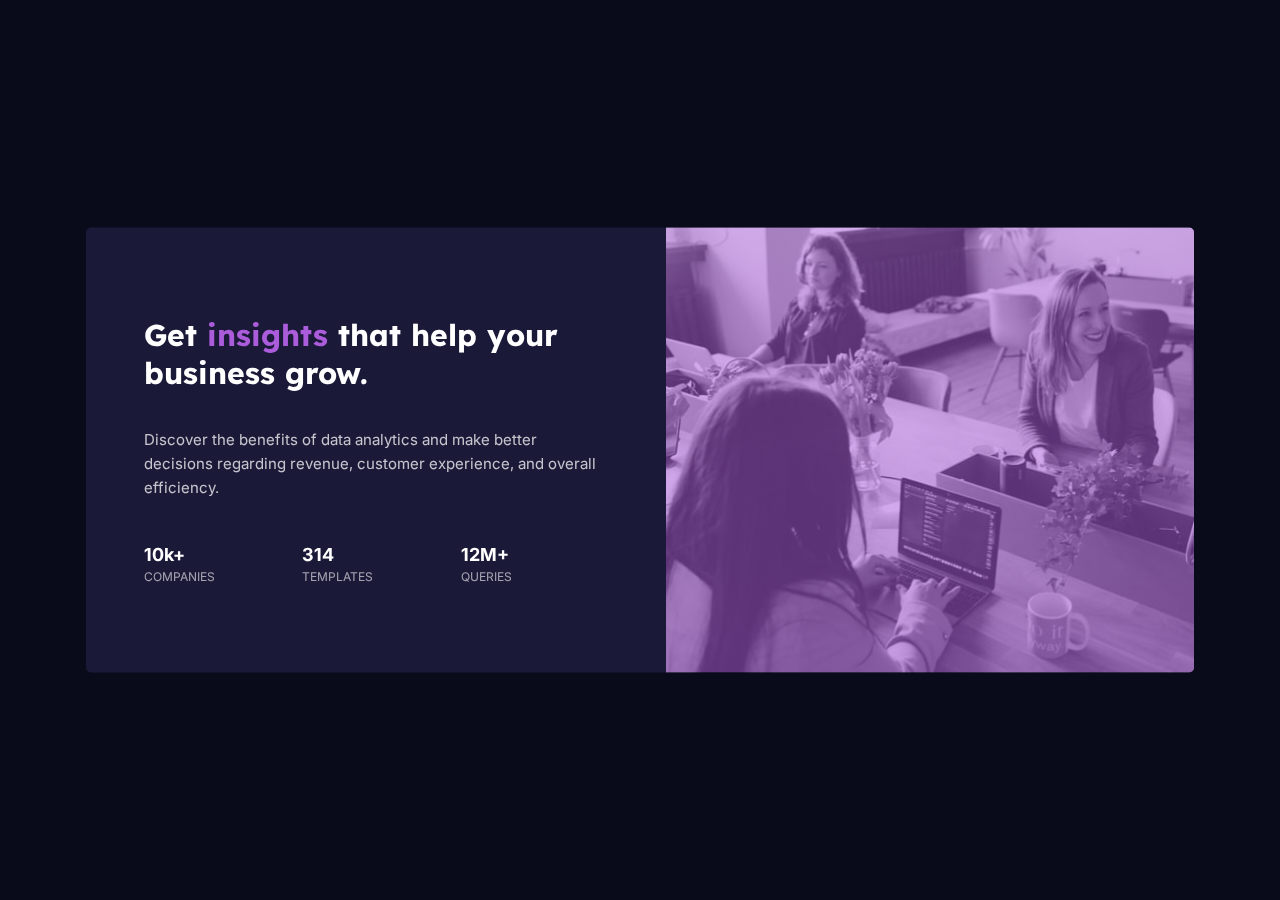
<file: Project01/index.html>
<!DOCTYPE html>
<html lang="en">
<head>
  <meta charset="UTF-8">
  <meta name="viewport" content="width=device-width, initial-scale=1.0"> <!-- displays site properly based on user's device -->
  <link rel="preconnect" href="https://fonts.gstatic.com">
  <link href="https://fonts.googleapis.com/css2?family=Inter&display=swap" rel="stylesheet">
  <link href="https://fonts.googleapis.com/css2?family=Lexend+Deca&display=swap" rel="stylesheet">
  <link rel="stylesheet" href="style.css">
  <link rel="icon" type="image/png" sizes="32x32" href="./images/favicon-32x32.png">
  
  <title>Frontend Mentor | Stats preview card component</title>

  <style>

  </style>
</head>
<body>

  <div id="content">

    <div id="image-cover">
    </div>

    <div id="presentation">
    <div id="title"> <p>Get <span class="accent">insights</span> that help your business grow.</p></div>
    <div id="description">  Discover the benefits of data analytics and make better decisions regarding revenue, customer 
      experience, and overall efficiency.
    </div>
    <div id="stats">
      <div class="stats-item">
        <p><span class="number">10k+</span><br/> <span class="stat-heading">companies</span></p>
      </div>
      <div class="stats-item">
        <p><span class="number"> 314</span> <br/> <span class="stat-heading">templates</span></p>
      </div>
      <div class="stats-item">
        <p><span class="number"> 12M+ </span> <br/> <span class="stat-heading">queries</span></p>
      </div>
    </div>
</div>




</div>

</body>
</html>
</file>
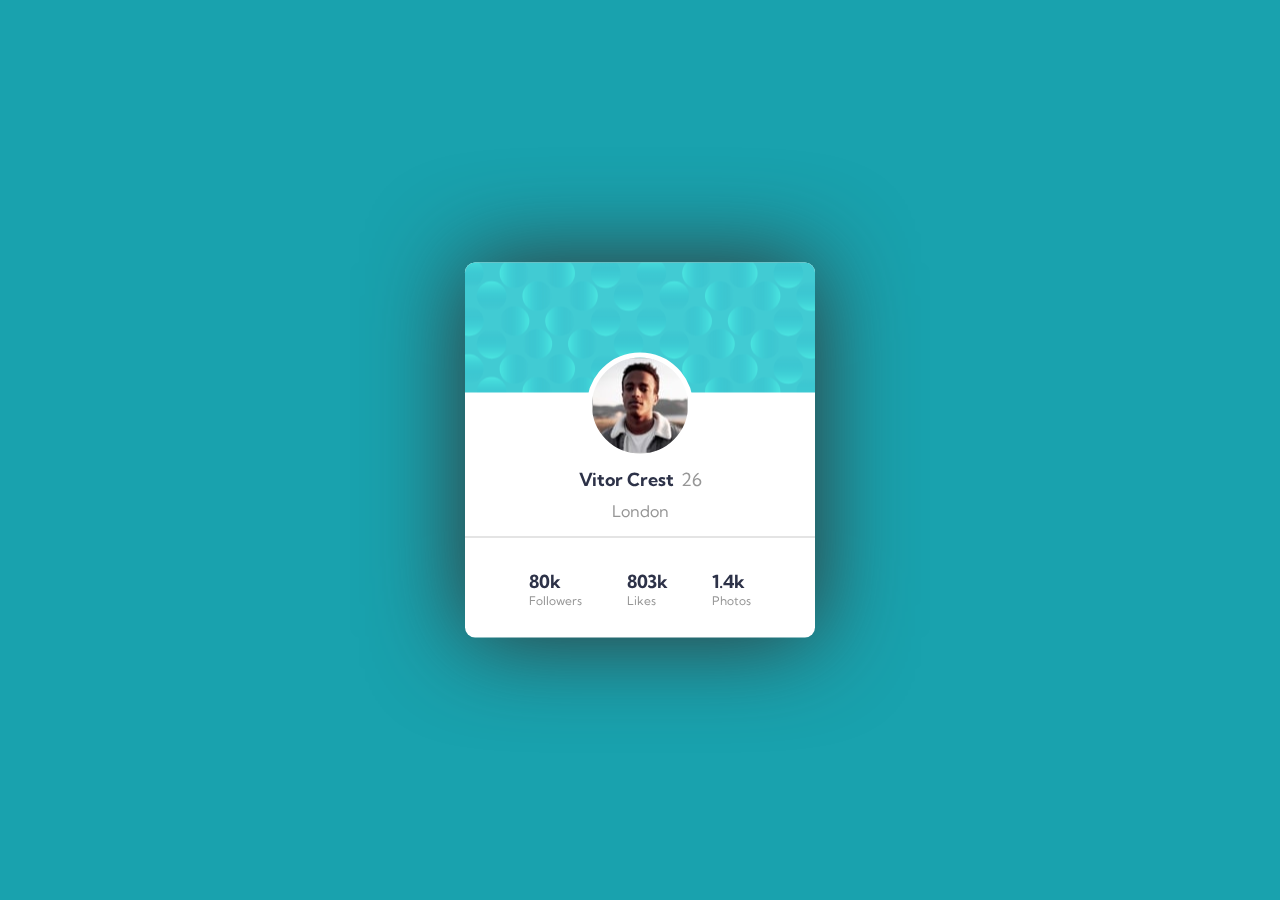
<file: Project02/index.html>
<!DOCTYPE html>
<html lang="en">
<head>
    <meta charset="UTF-8">
    <meta http-equiv="X-UA-Compatible" content="IE=edge">
    <meta name="viewport" content="width=device-width, initial-scale=1.0">
    <link rel="preconnect" href="https://fonts.gstatic.com">
    <link href="https://fonts.googleapis.com/css2?family=Kumbh+Sans&display=swap" rel="stylesheet"> 
    <link rel="stylesheet" href="style.css">
    <title>FrontEnd Mentor|Profile card</title>
</head>
    <body>
        <div id="container">
            <div id="background-top"></div>
                <div id="description">
                    <div><img id="image"></div>

                    <div id="card-info" >
                        <p id="title">Vitor Crest<span id="idade">26</span></p>
                        <p id="cidade">London</p>
                    </div>
                </div>
                <div id="area-numerica"> 
                    <div class="stats-item">
                        <p>
                            <span class="number">80k</span>
                            Followers
                        </p>
                    </div>
                    <div class="stats-item">
                        <p><span class="number">803k</span>
                            Likes
                        </p>
                    </div>
                    <div class="stats-item">
                        <p><span class="number">1.4k</span>
                            Photos
                        </p>
                    </div>
                </div>
        </div>
    </body>
</html>
</file>
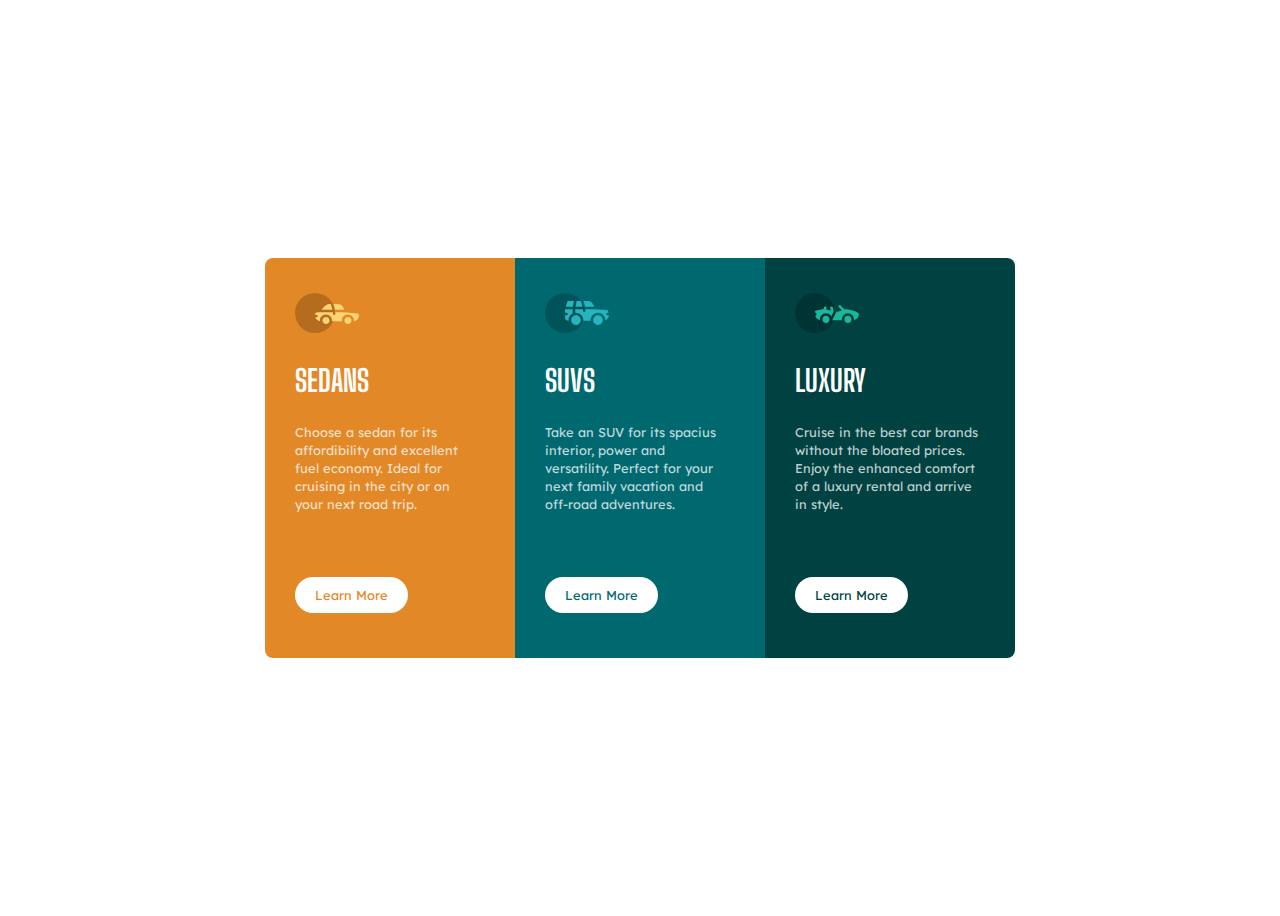
<file: Project03/index.html>
<!DOCTYPE html>
<html lang="en">
    <head>
        <meta charset="UTF-8">
        <meta http-equiv="X-UA-Compatible" content="IE=edge">
        <meta name="viewport" content="width=device-width, initial-scale=1.0">
        <link rel="preconnect" href="https://fonts.gstatic.com">
        <link href="https://fonts.googleapis.com/css2?family=Big+Shoulders+Display:wght@700&family=Lexend+Deca&display=swap" rel="stylesheet"> 
        <link rel="stylesheet" href="style.css">
        <title>Frontend Mentor | 3-column preview card component</title>
    </head>
    <body>
        <div class="container">
            <div class="cards-section">
                <div class="card-one">
                    <div class="img">
                        <img src="./images/icon-sedans.svg">
                    </div>
                    <div class="title">
                        <h2>Sedans</h2>
                    </div>
                    <div class="description">
                        <p>Choose a sedan for its<br>affordibility and excellent<br> fuel economy. Ideal for <br>cruising in the city or on<br> your next road trip.</p>
                    </div>
                    <a href="#" class="button 1">Learn More</a>
                    
                </div>

                
                <div class="card-two">
                    <div class="img">
                        <img src="./images/icon-suvs.svg">
                    </div>
                    <div class="title">
                        <h2>Suvs</h2>
                    </div>
                    <div class="description">
                        <p>Take an SUV for its spacius <br> interior, power and<br> versatility. Perfect for your<br> next family vacation and<br> off-road adventures.</p>
                    </div>
                    <a href="#" class="button -two">Learn More</a>
                    
                </div>

                <div class="card-three">
                    <div class="img">
                        <img src="./images/icon-luxury.svg">
                    </div>
                    <div class="title">
                        <h2>Luxury</h2>
                    </div>
                    <div class="description">
                        <p>Cruise in the best car brands<br> without the bloated prices.<br> Enjoy the enhanced comfort<br> of a luxury rental and arrive<br> in style. </p>
                    </div>
                    <a href="#" class="button -three">Learn More</a>
                    
                </div>
            </div>
      </div>
    </body>
</html>
</file>
<file: Project01/style.css>
body {
  background-color: hsl(233, 47%, 7%);
  font-family: 'Inter', sans-serif;
  margin: 0;
  padding: 0;
}
.number{
  font-weight: bold;
  color: hsl(0, 0%, 100%);
  font-size: large;

}
.stat-heading{
  color: hsla(0, 0%, 100%, 0.6);
  font-size: 12px;
  text-transform: uppercase;
}
.accent{
  color: hsl(277, 64%, 61%);
}

body {
  background-color: hsl(233, 47%, 7%);
  font-family: 'Inter', sans-serif;
  margin: 0;
  padding: 0;
}
.number{
  font-weight: bold;
  color: hsl(0, 0%, 100%);
  font-size: large;

}
.stat-heading{
  color: hsla(0, 0%, 100%, 0.6);
  font-size: 12px;
  text-transform: uppercase;
}
.accent{
  color: hsl(277, 64%, 61%);
}

@media screen and (max-width: 800px) {

#content {
  
  display: flex;
  flex-direction: column;
  border-radius: 5px;
  background-color: hsl(244, 38%, 16%);
  height : 95vh;
  width : 85vw;
  margin-top: 2.5vh;
  margin-left: 7.5vw;
  overflow: auto;
}
#image-cover{

  width: 100%;
  height: 30%;
  min-height: 170px;
  background-image: linear-gradient(hsla(277, 64%, 61%,0.5),hsl(277, 64%, 61%,0.55)), url("./images/image-header-mobile.jpg");
  background-size: cover;
  background-repeat: no-repeat;
  border-radius: 5px 5px 0 0;
}
#presentation{
  display:flex;
  flex-direction: column;
  height: 70%;
}
#title{
  box-sizing: border-box;
  height: 25%;
  min-height: 160px;
  margin: 0;
  font-family: 'Lexend deca', sans-serif;
  font-size: 30px;
  font-weight: bold;
  text-align: center;
  padding:8px;
  color: hsl(0, 0%, 100%);
}
#description{
  height: 25%;
  min-height: 112px;
  font-size: 15px;
  text-align: center;
  box-sizing: border-box;
  color: hsla(0, 0%, 100%, 0.75);
  padding: 8px;
  line-height: 24px;
  display: flex;
  align-items:center;
}
#stats{
  display: flex;
  flex-direction: column;
  height: 50%;
}
.stats-item{
  box-sizing: border-box;
  text-align: center;
  padding: 8px;
  height: 33%;

}

}

@media screen and (min-width:800px){

  #content {
    position: fixed;
    left: 50%;
    top: 50%;
    transform: translate(-50%, -50%);
    display: flex;
    flex-direction: row-reverse;
    border-radius: 5px;
    background-color: hsl(244, 38%, 16%);
    height : 445px;
    width : 90vw;
    max-width: 1108px;
    overflow: auto;
  }
    #image-cover{
      width: 100%;
      height: 100%;
      min-width: 300px;
      background-image: linear-gradient(hsla(277, 64%, 61%,0.5),hsl(277, 64%, 61%,0.55)), url("./images/image-header-desktop.jpg");
      background-size: cover;
      background-repeat: no-repeat;

  }
  #presentation{
    box-sizing: border-box;
    display:flex;
    flex-direction: column;
    width: 100%;
    min-width: 450px;
    height: 100%;
    padding: 50px;
  }
  #title{
    box-sizing: border-box;
    height: 33%;
    min-height: 130px;
    margin: 0;
    font-family: 'Lexend deca', sans-serif;
    font-size: 30px;
    font-weight: bold;
    text-align: left;
    padding:8px;
    color: hsl(0, 0%, 100%);
  }
  #description{
    height: 33%;
    min-height: 112px;
    font-size: 15px;
    text-align: left;
    box-sizing: border-box;
    color: hsla(0, 0%, 100%, 0.75);
    padding: 8px;
    line-height: 24px;
    display: flex;
    align-items:center;
  }
  #stats{
    box-sizing: border-box;
    display: flex;
    flex-direction: row;
    height: 33%;
  }
  .stats-item{
    box-sizing: border-box;
    text-align: left;
    vertical-align: middle;
    padding: 8px;
    width: 33%;

  }
}

@media screen and (min-width:800px){

  #content {
    position: fixed;
    left: 50%;
    top: 50%;
    transform: translate(-50%, -50%);
    display: flex;
    flex-direction: row-reverse;
    border-radius: 5px;
    background-color: hsl(244, 38%, 16%);
    height : 445px;
    width : 90vw;
    max-width: 1108px;
    overflow: auto;
  }
  #image-cover{
    width: 100%;
    height: 100%;
    min-width: 300px;
    background-image: linear-gradient(hsla(277, 64%, 61%,0.5),hsl(277, 64%, 61%,0.55)), url("./img/image-header-desktop.jpg");
    background-size: cover;
    background-repeat: no-repeat;

  }
#presentation{
    box-sizing: border-box;
    display:flex;
    flex-direction: column;
    width: 100%;
    min-width: 450px;
    height: 100%;
    padding: 50px;
  }
 #title{
    box-sizing: border-box;
    height: 33%;
    min-height: 130px;
    margin: 0;
    font-family: 'Lexend deca', sans-serif;
    font-size: 30px;
    font-weight: bold;
    text-align: left;
    padding:8px;
    color: hsl(0, 0%, 100%);
  }
#description{
    height: 33%;
    min-height: 112px;
    font-size: 15px;
    text-align: left;
    box-sizing: border-box;
    color: hsla(0, 0%, 100%, 0.75);
    padding: 8px;
    line-height: 24px;
    display: flex;
    align-items:center;
  }
#stats{
    box-sizing: border-box;
    display: flex;
    flex-direction: row;
    height: 33%;
  }
.stats-item{
    box-sizing: border-box;
    text-align: left;
    vertical-align: middle;
    padding: 8px;
    width: 33%;

  }
}
</file>
<file: Project02/style.css>
html{
    background-color: hsl(185, 75%, 39%);
}

#container{
    display: block;
    box-sizing: border-box;
    background-color: #fff;
    position: fixed;
    height: 375px;
    width: 350px;
    left: 50%;
    top: 50%;
    transform: translate(-50%, -50%);
    border-radius: 10px;
    color: hsl(0, 0%, 59%);
    max-width: 400px;
    margin: auto;
    font-family: "Kumbh Sans", sans-serif;
    box-shadow: 0 0 6em hsl(0, 0%, 20%);
    box-shadow: 0 0 6em hsl(0, 0%, 20%);
}

#background-top{
    background-image: url(./images/bg-pattern-card.svg);
    box-sizing: border-box;
    height: 130px;
    border-top-left-radius: 10px;
    border-top-right-radius: 10px;
}

#image{
    background-image: url(./images/image-victor.jpg);
    border-radius: 50%;
    border: 5px solid white;
    left: 50%;
    top: 38%;
    transform: translate(-50%, -50%);
    position: absolute;
    width: 96px;
    height: 96px;
}

#card-info{
    margin-top: 75px;
}

#title{
    color: hsl(229, 23%, 23%);
    font-weight: bold;
    font-size: 18px;
    text-align: center;
}

#idade{
    color: hsl(0, 0%, 59%);
    margin-left: 7px;
    font-weight: normal;
}

#cidade{
    text-align: center;
    margin-top: -8px;
}
#area-numerica{
    border-top: 1px hsl(0, 0%, 59%, 50%) solid;
    display: flex;
    justify-content: space-evenly;
    padding: 20px;
    font-size: 12px;
}

.number{
    font-size: 18px;
    color: hsl(229, 23%, 23%);
    font-weight: bold;
    display: flex;
}

.number p{
    padding: 20px;
}
.stat-heading{
    display: flex;
    box-sizing: border-box;
    color: hsl(0, 0%, 59%);
    font-size: 12px;
}

.stat-heading.-second{
    display: flex;
    box-sizing: border-box;
}
</file>
<file: Project03/style.css>
.container{
    min-height: 100vh;
    display: flex;
    flex-direction: column;
    justify-content: center;
    align-items: center;
   
}

.cards-section{
    display: flex;
    justify-content: center;
    align-items: center;
    padding: 1rem;
}

.img{
    margin-top: 35px;
    margin-left: 30px;
}
.card-one{
    background: hsl(31, 77%, 52%);
    height: 400px;
    width: 250px;
    border-top-left-radius: 8px;
    border-bottom-left-radius: 8px;
}

.title{
    font-size: 20px;
    font-family: 'Big Shoulders Display', cursive;
    margin-left: 30px;
    color: #fff;
    text-transform: uppercase;
}

.description{
    display: block;
    box-sizing: border-box;
    font-size: 0.8rem;
    margin-left: 30px;
    font-family: 'Lexend Deca', sans-serif;
    color: hsla(0, 0%, 100%, 0.75);
    margin-top: 1rem;
    margin-bottom: 4rem;
    line-height: 18px;
    padding: 0;
}

.card-two{
    background: hsl(184, 100%, 22%);
    height: 400px;
    width: 250px;
}

.card-three{
    background: hsl(179, 100%, 13%);
    height: 400px;
    width: 250px;
    border-top-right-radius: 8px;
    border-bottom-right-radius: 8px;
}

.button{
    display: inline-block;
    text-decoration: none;
    color: hsl(31, 77%, 52%);
    font-size: 0.8rem;
    background-color: white;
    font-family: 'Lexend Deca', sans-serif;
    padding: 10px 20px;
    margin-left: 30px;
    border-radius: 1.5rem;
}

.button.-two{
    color: hsl(184, 100%, 22%);;
}
.button.-three{
    color: hsl(179, 100%, 13%);
}




/*Estilo para smartphone*/
@media only screen and (max-width: 787px) {
    .cards-section {
        display: flex;
        flex-direction: column;
        align-items: center;
        justify-content: center;
      
      }
      .card-one {
        border-top-right-radius: 0.5rem;
        border-top-left-radius: 0.5rem;
        border-bottom-left-radius: 0rem;
      }
      .card-three {
        border-top-right-radius: 0;
        border-bottom-left-radius: 0.5rem;
      }
}
</file>
